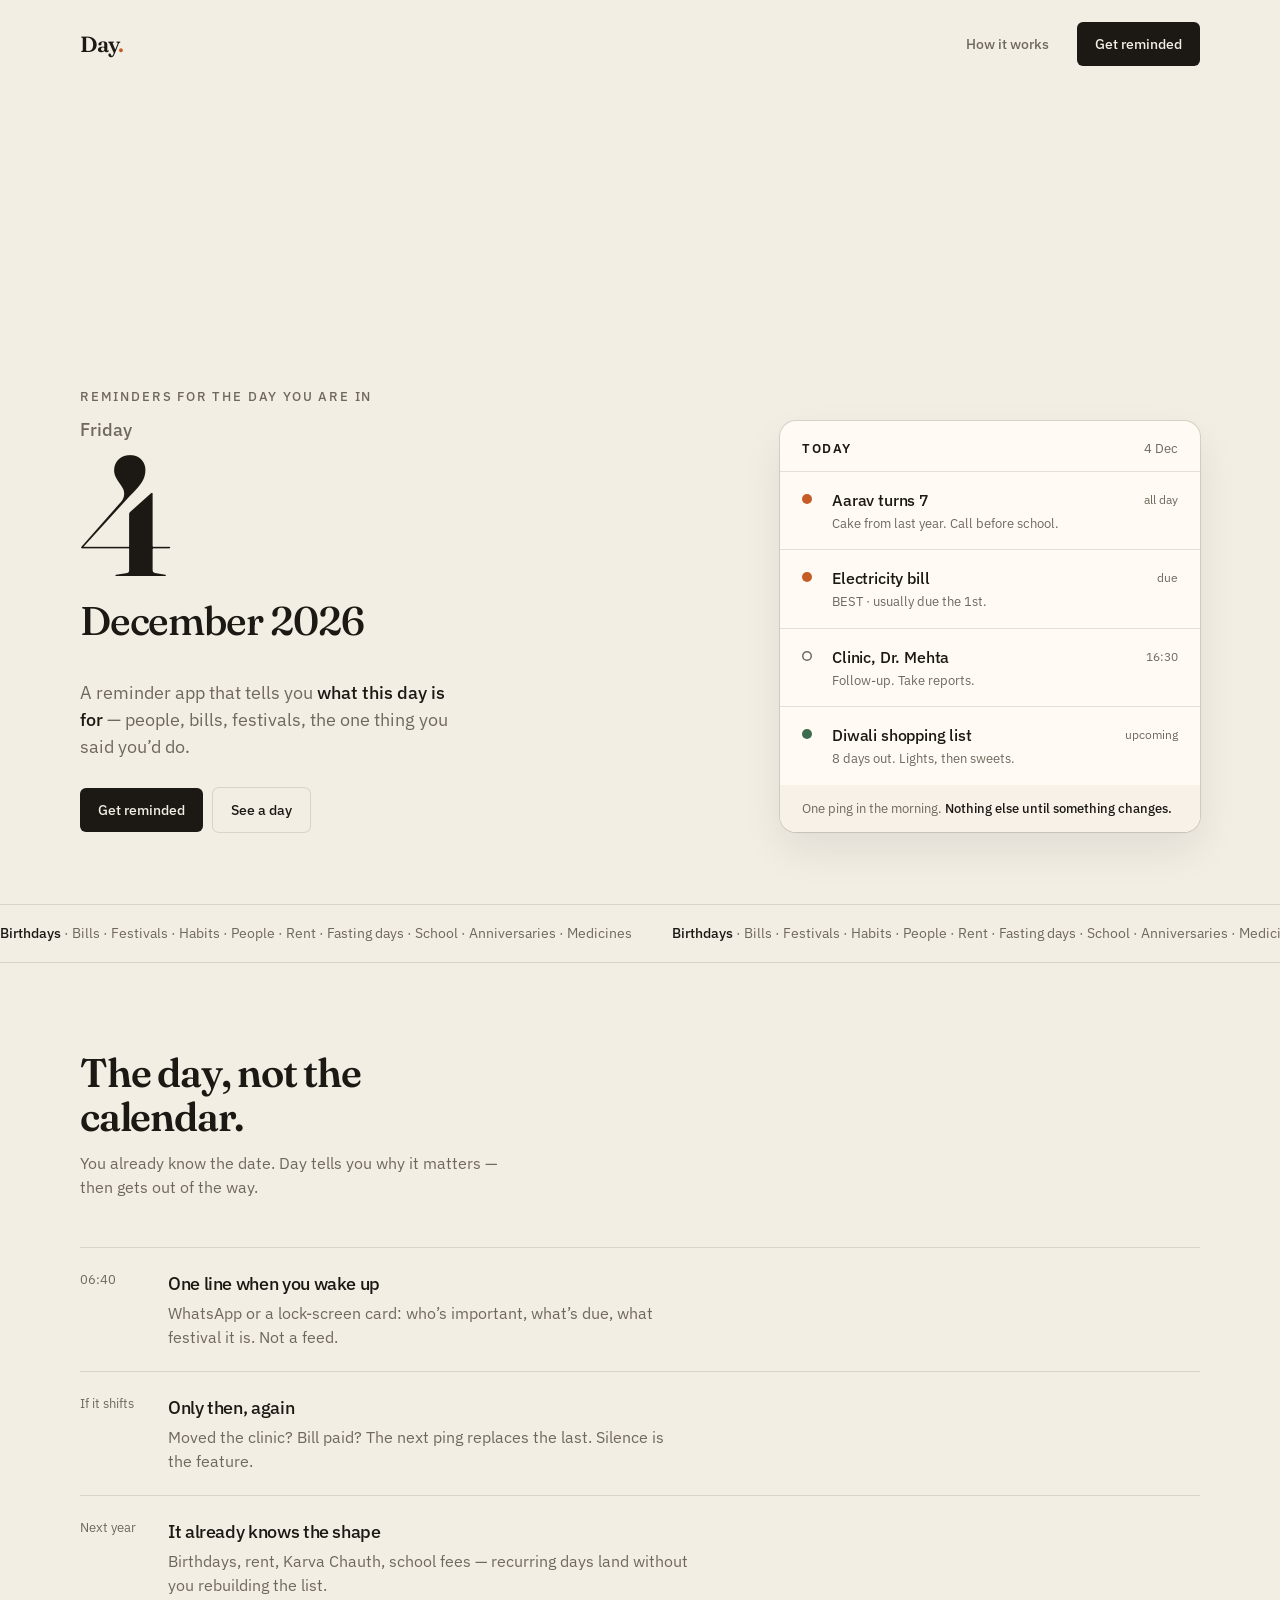
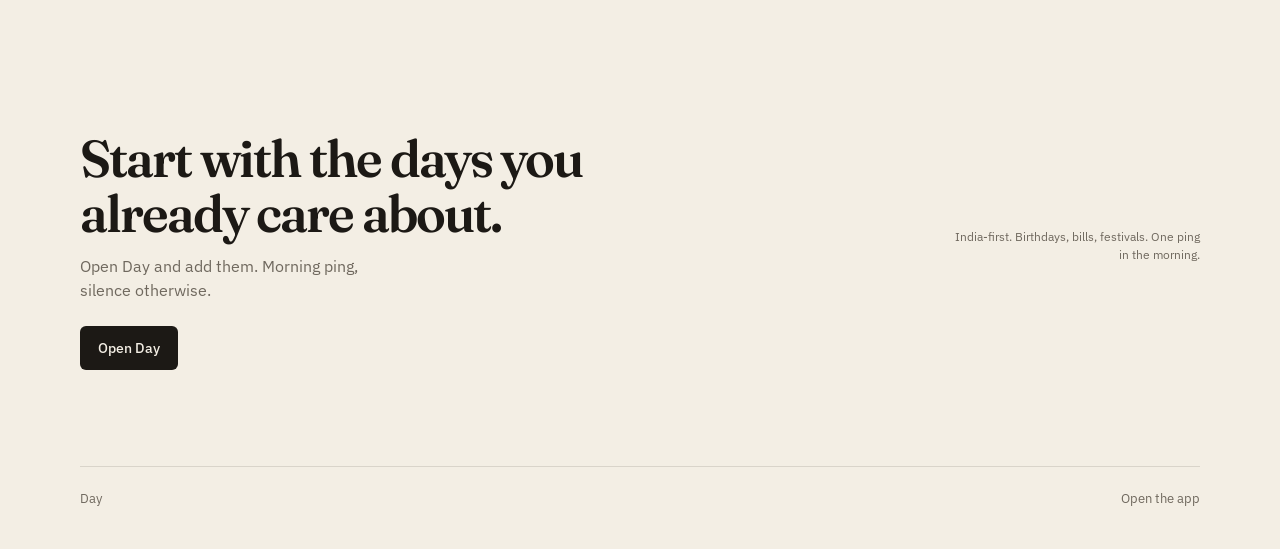
<file: internal/web/static/landing.html>
<!DOCTYPE html>
<html lang="en">
<head>
  <meta charset="UTF-8">
  <meta name="viewport" content="width=device-width, initial-scale=1.0">
  <meta name="theme-color" content="#f3eee4">
  <title>Day — know what today is for</title>
  <link rel="icon" type="image/svg+xml" href="static/icons/logo.svg">
  <link rel="preconnect" href="https://fonts.googleapis.com">
  <link rel="preconnect" href="https://fonts.gstatic.com" crossorigin>
  <link href="https://fonts.googleapis.com/css2?family=Fraunces:opsz,wght@9..144,500;9..144,600;9..144,700&family=IBM+Plex+Sans:wght@400;500;600&display=swap" rel="stylesheet">
  <style>
    :root {
      --paper: #f3eee4;
      --ink: #1c1915;
      --muted: #6f685e;
      --line: rgba(28, 25, 21, 0.12);
      --surface: #fffbf4;
      --accent: #c45c26;
      --accent-soft: #f3dccb;
      --ok: #3d6b4f;
    }
    * { box-sizing: border-box; margin: 0; padding: 0; }
    html { scroll-behavior: smooth; }
    body {
      font-family: "IBM Plex Sans", system-ui, sans-serif;
      background: var(--paper);
      color: var(--ink);
      line-height: 1.5;
      text-wrap: pretty;
    }
    a { color: inherit; text-decoration: none; }
    .wrap { width: min(1120px, calc(100% - 40px)); margin-inline: auto; }

    header {
      display: flex;
      align-items: center;
      justify-content: space-between;
      padding: 22px 0 18px;
    }
    .mark {
      font-family: Fraunces, Georgia, serif;
      font-weight: 600;
      font-size: 22px;
      letter-spacing: -0.04em;
    }
    .mark span { color: var(--accent); }
    nav { display: flex; gap: 28px; align-items: center; font-size: 14px; font-weight: 500; color: var(--muted); }
    nav a:hover { color: var(--ink); }
    .btn {
      display: inline-flex;
      align-items: center;
      justify-content: center;
      min-height: 44px;
      padding: 0 18px;
      background: var(--ink);
      color: var(--paper);
      border: 0;
      border-radius: 6px;
      font: 500 14px/1 "IBM Plex Sans", sans-serif;
      cursor: pointer;
    }
    .btn:hover { background: #2a2620; }
    .btn:focus-visible { outline: 2px solid var(--accent); outline-offset: 3px; }
    .btn-ghost {
      background: transparent;
      color: var(--ink);
      box-shadow: 0 0 0 1px var(--line);
    }
    .btn-ghost:hover { background: rgba(28,25,21,0.04); }

    .hero {
      display: grid;
      grid-template-columns: 1fr minmax(280px, 420px);
      gap: 56px;
      align-items: end;
      padding: 28px 0 72px;
      min-height: calc(100vh - 80px);
    }
    .kicker {
      font-size: 13px;
      font-weight: 500;
      letter-spacing: 0.14em;
      text-transform: uppercase;
      color: var(--muted);
      margin-bottom: 10px;
    }
    .date-block { display: grid; gap: 0; }
    .dow { font-size: 18px; font-weight: 500; color: var(--muted); }
    .daynum {
      font-family: Fraunces, Georgia, serif;
      font-optical-sizing: auto;
      font-weight: 600;
      font-size: clamp(92px, 16vw, 168px);
      line-height: 0.82;
      letter-spacing: -0.06em;
      margin: 4px 0 6px;
    }
    .month {
      font-family: Fraunces, Georgia, serif;
      font-size: clamp(28px, 4vw, 40px);
      font-weight: 500;
      letter-spacing: -0.03em;
    }
    .lede {
      max-width: 34ch;
      margin-top: 28px;
      font-size: 18px;
      color: var(--muted);
    }
    .lede strong { color: var(--ink); font-weight: 500; }
    .hero-actions { display: flex; gap: 10px; margin-top: 28px; flex-wrap: wrap; }

    .sheet {
      background: var(--surface);
      border-radius: 16px;
      box-shadow:
        0 0 0 1px var(--line),
        0 1px 2px rgba(28,25,21,0.04),
        0 18px 40px rgba(28,25,21,0.08);
      overflow: hidden;
    }
    .sheet-top {
      display: flex;
      justify-content: space-between;
      align-items: baseline;
      padding: 18px 22px 12px;
      border-bottom: 1px solid var(--line);
    }
    .sheet-top h2 { font-size: 13px; font-weight: 600; letter-spacing: 0.12em; text-transform: uppercase; }
    .sheet-top time { font-size: 13px; color: var(--muted); }
    .list { list-style: none; }
    .item {
      display: grid;
      grid-template-columns: 18px 1fr auto;
      gap: 12px;
      align-items: start;
      padding: 16px 22px;
      border-bottom: 1px solid var(--line);
    }
    .item:last-child { border-bottom: 0; }
    .dot {
      width: 10px; height: 10px; margin-top: 6px;
      border-radius: 50%;
      background: var(--accent);
    }
    .dot.open { background: transparent; box-shadow: inset 0 0 0 1.5px var(--muted); }
    .dot.ok { background: var(--ok); }
    .item h3 { font-size: 16px; font-weight: 500; letter-spacing: -0.01em; }
    .item p { font-size: 13px; color: var(--muted); margin-top: 2px; }
    .when { font-size: 12px; color: var(--muted); font-variant-numeric: tabular-nums; padding-top: 3px; }
    .sheet-foot {
      padding: 14px 22px;
      background: #f7f1e8;
      font-size: 13px;
      color: var(--muted);
    }
    .sheet-foot em { font-style: normal; color: var(--ink); font-weight: 500; }

    .rail {
      border-block: 1px solid var(--line);
      padding: 18px 0;
      overflow: hidden;
    }
    .rail-track {
      display: flex;
      gap: 40px;
      white-space: nowrap;
      font-size: 14px;
      color: var(--muted);
      animation: drift 32s linear infinite;
    }
    .rail-track b { color: var(--ink); font-weight: 500; }
    @keyframes drift {
      from { transform: translateX(0); }
      to { transform: translateX(-50%); }
    }
    @media (prefers-reduced-motion: reduce) {
      .rail-track { animation: none; }
    }

    .spine { padding: 88px 0 40px; }
    .spine h2 {
      font-family: Fraunces, Georgia, serif;
      font-size: clamp(28px, 4vw, 40px);
      font-weight: 600;
      letter-spacing: -0.03em;
      max-width: 16ch;
      line-height: 1.1;
    }
    .spine-lead { margin: 12px 0 48px; color: var(--muted); max-width: 42ch; }
    .hours {
      display: grid;
      grid-template-columns: 88px 1fr;
    }
    .hours > * { border-top: 1px solid var(--line); padding: 22px 0; }
    .hours .t {
      font-variant-numeric: tabular-nums;
      font-size: 13px;
      color: var(--muted);
      padding-right: 20px;
    }
    .hours h3 { font-size: 18px; font-weight: 500; letter-spacing: -0.02em; }
    .hours p { color: var(--muted); margin-top: 4px; max-width: 52ch; }

    .close {
      display: grid;
      grid-template-columns: 1.2fr 0.8fr;
      gap: 40px;
      align-items: center;
      padding: 72px 0 96px;
    }
    .close h2 {
      font-family: Fraunces, Georgia, serif;
      font-size: clamp(32px, 5vw, 52px);
      font-weight: 600;
      letter-spacing: -0.04em;
      line-height: 1.05;
    }
    .close p { margin: 14px 0 24px; color: var(--muted); max-width: 36ch; }
    .note {
      font-size: 12px;
      color: var(--muted);
      max-width: 28ch;
      justify-self: end;
      text-align: right;
    }

    footer {
      border-top: 1px solid var(--line);
      padding: 22px 0 40px;
      display: flex;
      justify-content: space-between;
      font-size: 13px;
      color: var(--muted);
    }

    @media (max-width: 820px) {
      nav .hide { display: none; }
      .hero, .close { grid-template-columns: 1fr; gap: 32px; min-height: 0; }
      .hero { padding-bottom: 48px; }
      .note { justify-self: start; text-align: left; }
      .hours { grid-template-columns: 64px 1fr; }
    }
  </style>
</head>
<body>
  <div class="wrap">
    <header>
      <a class="mark" href="./">Day<span>.</span></a>
      <nav>
        <a class="hide" href="#how">How it works</a>
        <a class="btn" href="portal">Get reminded</a>
      </nav>
    </header>

    <section class="hero">
      <div>
        <p class="kicker">Reminders for the day you are in</p>
        <div class="date-block">
          <p class="dow" id="dow">Sunday</p>
          <p class="daynum" id="daynum">1</p>
          <p class="month" id="month">November 2026</p>
        </div>
        <p class="lede">A reminder app that tells you <strong>what this day is for</strong> — people, bills, festivals, the one thing you said you’d do.</p>
        <div class="hero-actions">
          <a class="btn" href="portal">Get reminded</a>
          <a class="btn btn-ghost" href="#how">See a day</a>
        </div>
      </div>

      <aside class="sheet" aria-label="Today’s reminders">
        <div class="sheet-top">
          <h2>Today</h2>
          <time id="stamp">1 Nov</time>
        </div>
        <ul class="list">
          <li class="item">
            <span class="dot" aria-hidden="true"></span>
            <div>
              <h3>Aarav turns 7</h3>
              <p>Cake from last year. Call before school.</p>
            </div>
            <span class="when">all day</span>
          </li>
          <li class="item">
            <span class="dot" aria-hidden="true"></span>
            <div>
              <h3>Electricity bill</h3>
              <p>BEST · usually due the 1st.</p>
            </div>
            <span class="when">due</span>
          </li>
          <li class="item">
            <span class="dot open" aria-hidden="true"></span>
            <div>
              <h3>Clinic, Dr. Mehta</h3>
              <p>Follow-up. Take reports.</p>
            </div>
            <span class="when">16:30</span>
          </li>
          <li class="item">
            <span class="dot ok" aria-hidden="true"></span>
            <div>
              <h3>Diwali shopping list</h3>
              <p>8 days out. Lights, then sweets.</p>
            </div>
            <span class="when">upcoming</span>
          </li>
        </ul>
        <p class="sheet-foot">One ping in the morning. <em>Nothing else until something changes.</em></p>
      </aside>
    </section>
  </div>

  <div class="rail" aria-hidden="true">
    <div class="rail-track">
      <span><b>Birthdays</b> · Bills · Festivals · Habits · People · Rent · Fasting days · School · Anniversaries · Medicines</span>
      <span><b>Birthdays</b> · Bills · Festivals · Habits · People · Rent · Fasting days · School · Anniversaries · Medicines</span>
    </div>
  </div>

  <div class="wrap">
    <section class="spine" id="how">
      <h2>The day, not the calendar.</h2>
      <p class="spine-lead">You already know the date. Day tells you why it matters — then gets out of the way.</p>
      <div class="hours">
        <div class="t">06:40</div>
        <div>
          <h3>One line when you wake up</h3>
          <p>WhatsApp or a lock-screen card: who’s important, what’s due, what festival it is. Not a feed.</p>
        </div>
        <div class="t">If it shifts</div>
        <div>
          <h3>Only then, again</h3>
          <p>Moved the clinic? Bill paid? The next ping replaces the last. Silence is the feature.</p>
        </div>
        <div class="t">Next year</div>
        <div>
          <h3>It already knows the shape</h3>
          <p>Birthdays, rent, Karva Chauth, school fees — recurring days land without you rebuilding the list.</p>
        </div>
      </div>
    </section>

    <section class="close" id="get">
      <div>
        <h2>Start with the days you already care about.</h2>
        <p>Open Day and add them. Morning ping, silence otherwise.</p>
        <a class="btn" href="portal">Open Day</a>
      </div>
      <p class="note">India-first. Birthdays, bills, festivals. One ping in the morning.</p>
    </section>

    <footer>
      <span>Day</span>
      <a href="portal">Open the app</a>
    </footer>
  </div>
  <script>
    const d = new Date();
    const dow = d.toLocaleDateString("en-IN", { weekday: "long" });
    const day = d.getDate();
    const month = d.toLocaleDateString("en-IN", { month: "long", year: "numeric" });
    const stamp = d.toLocaleDateString("en-GB", { day: "numeric", month: "short" });
    document.getElementById("dow").textContent = dow;
    document.getElementById("daynum").textContent = day;
    document.getElementById("month").textContent = month;
    document.getElementById("stamp").textContent = stamp;
  </script>
</body>
</html>
</file>
